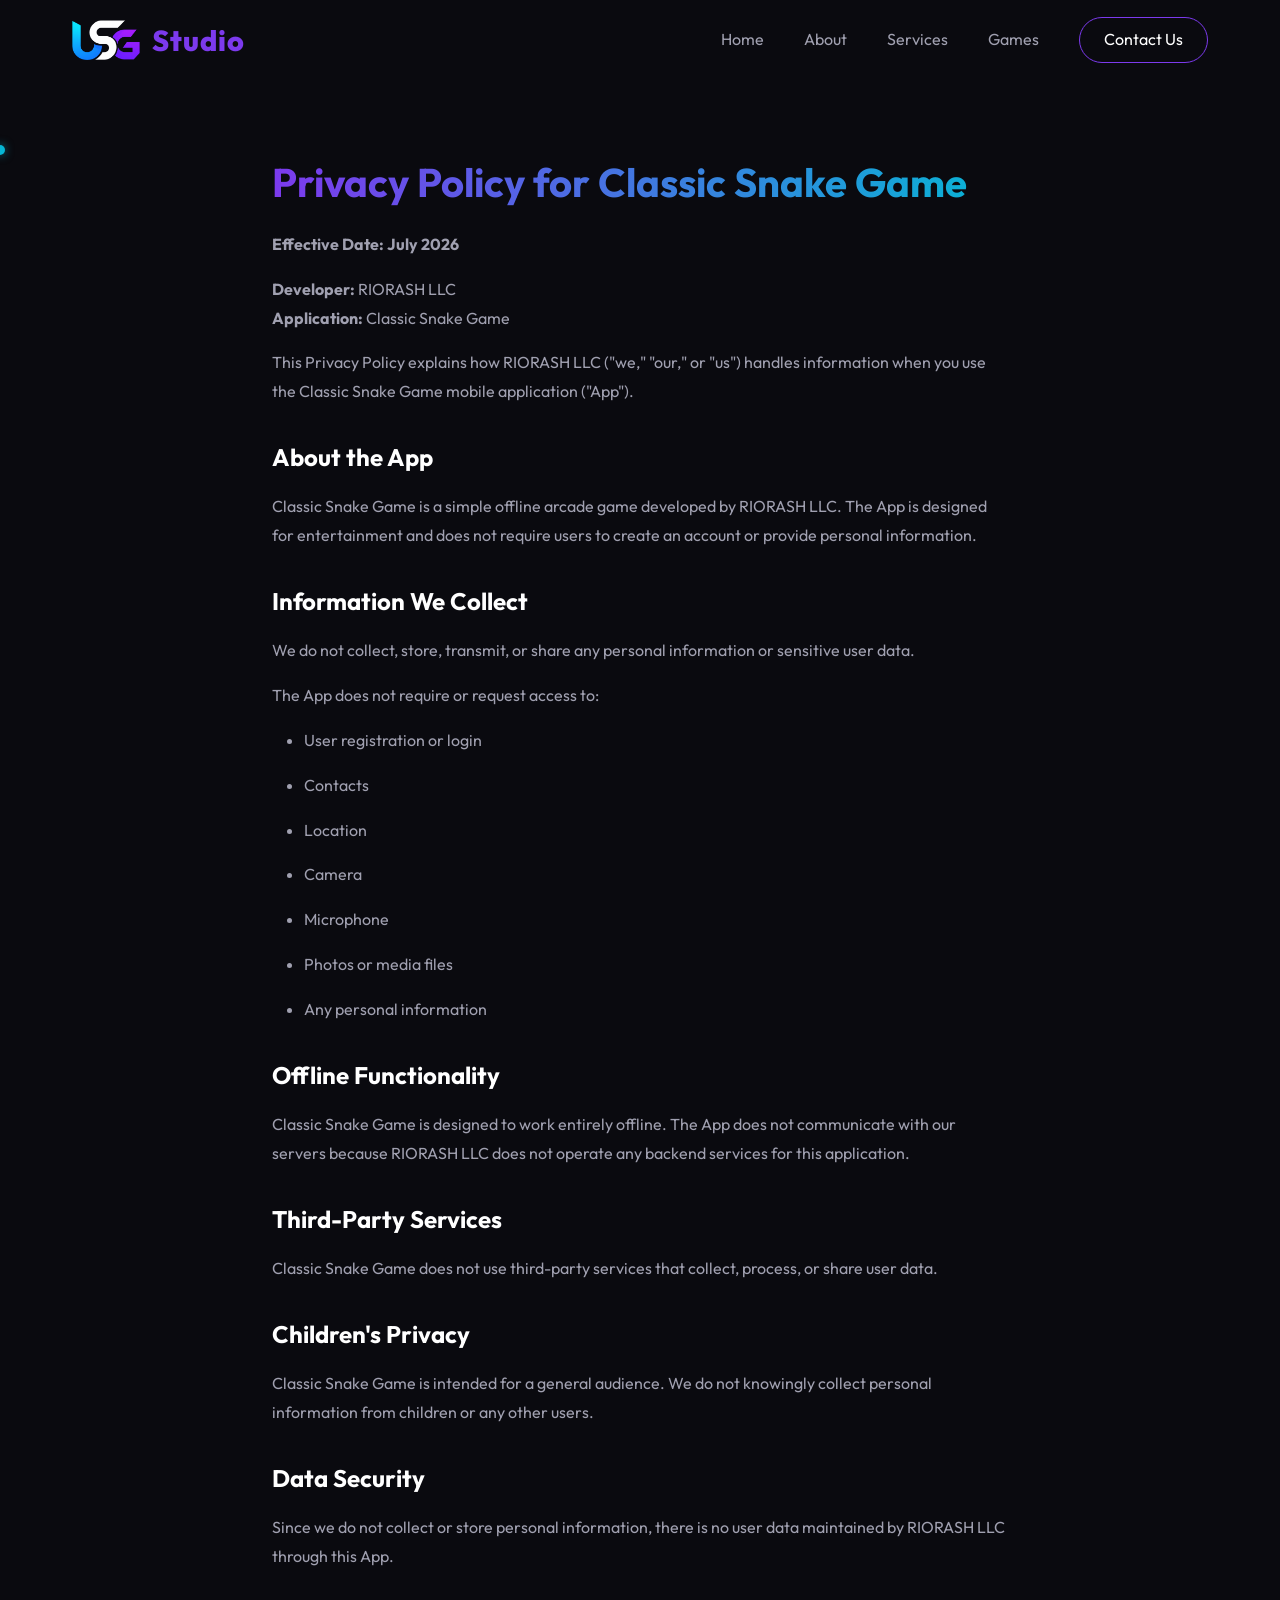
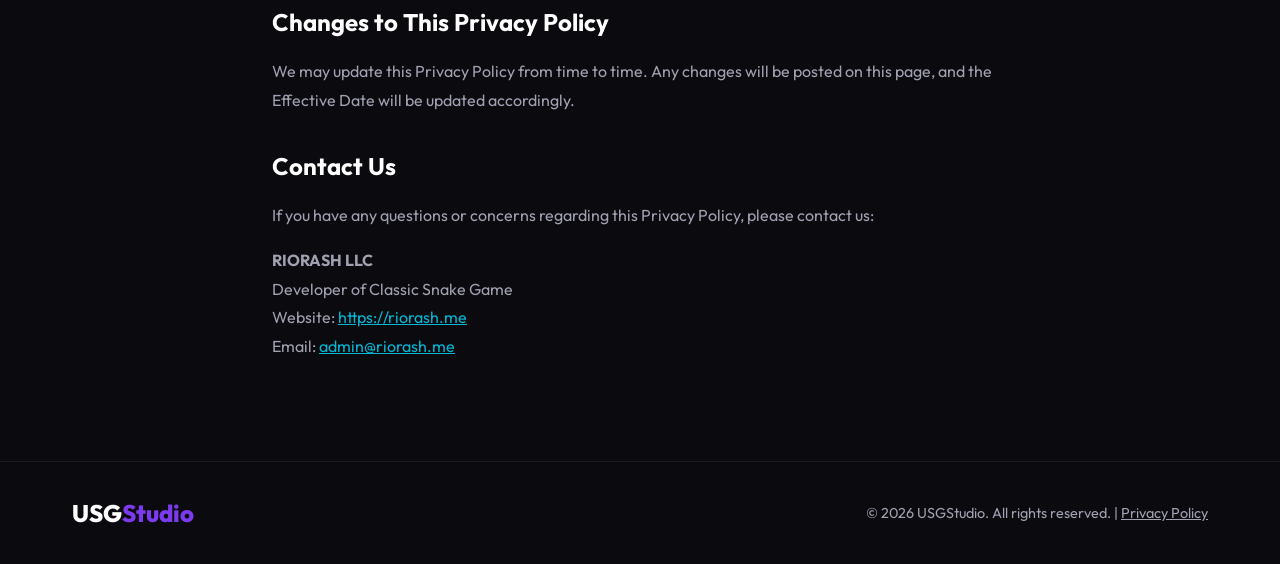
<file: privacy-policy.html>
<!DOCTYPE html>
<html lang="en">

<head>
    <meta charset="UTF-8">
    <meta name="viewport" content="width=device-width, initial-scale=1.0">
    <title>Privacy Policy | Classic Snake Game</title>
    <!-- Google Fonts: Outfit -->
    <link rel="preconnect" href="https://fonts.googleapis.com">
    <link rel="preconnect" href="https://fonts.gstatic.com" crossorigin>
    <link href="https://fonts.googleapis.com/css2?family=Outfit:wght@300;400;600;800&display=swap" rel="stylesheet">
    <link rel="stylesheet" href="style.css">
    <style>
        .policy-container {
            max-width: 800px;
            margin: 150px auto 100px;
            padding: 0 2rem;
            color: var(--text-secondary);
        }

        .policy-container h1,
        .policy-container h2 {
            color: var(--text-main);
            margin-bottom: 1rem;
        }

        .policy-container h1 {
            font-size: 2.5rem;
        }

        .policy-container h2 {
            font-size: 1.5rem;
            margin-top: 2rem;
        }

        .policy-container p,
        .policy-container li {
            margin-bottom: 1rem;
            line-height: 1.8;
        }

        .policy-container ul {
            padding-left: 2rem;
            margin-bottom: 1rem;
            list-style: disc;
        }
    </style>
</head>

<body>
    <!-- Custom Cursor -->
    <div class="cursor" id="custom-cursor"></div>

    <!-- Navbar -->
    <header id="navbar">
        <div class="container nav-container">
            <div class="logo">
                <a href="index.html">
                    <img src="Logo.png" alt="USGStudio Logo" class="nav-logo-img" style="height: 40px; width: auto;">
                    <span class="accent">Studio</span>
                </a>
            </div>
            <nav>
                <ul class="nav-links">
                    <li><a href="index.html#hero">Home</a></li>
                    <li><a href="index.html#about">About</a></li>
                    <li><a href="index.html#services">Services</a></li>
                    <li><a href="index.html#portfolio">Games</a></li>
                    <li><a href="index.html#contact" class="btn btn-outline">Contact Us</a></li>
                </ul>
            </nav>
            <div class="hamburger">
                <span class="bar"></span>
                <span class="bar"></span>
                <span class="bar"></span>
            </div>
        </div>
    </header>

    <main class="policy-container">
        <h1 class="gradient-text">Privacy Policy for Classic Snake Game</h1>
        <p><strong>Effective Date: July 2026</strong></p>
        <p><strong>Developer:</strong> RIORASH LLC<br>
        <strong>Application:</strong> Classic Snake Game</p>

        <p>This Privacy Policy explains how RIORASH LLC ("we," "our," or "us") handles information when you use the Classic Snake Game mobile application ("App").</p>

        <h2>About the App</h2>
        <p>Classic Snake Game is a simple offline arcade game developed by RIORASH LLC. The App is designed for entertainment and does not require users to create an account or provide personal information.</p>

        <h2>Information We Collect</h2>
        <p>We do not collect, store, transmit, or share any personal information or sensitive user data.</p>
        <p>The App does not require or request access to:</p>
        <ul>
            <li>User registration or login</li>
            <li>Contacts</li>
            <li>Location</li>
            <li>Camera</li>
            <li>Microphone</li>
            <li>Photos or media files</li>
            <li>Any personal information</li>
        </ul>

        <h2>Offline Functionality</h2>
        <p>Classic Snake Game is designed to work entirely offline. The App does not communicate with our servers because RIORASH LLC does not operate any backend services for this application.</p>

        <h2>Third-Party Services</h2>
        <p>Classic Snake Game does not use third-party services that collect, process, or share user data.</p>

        <h2>Children's Privacy</h2>
        <p>Classic Snake Game is intended for a general audience. We do not knowingly collect personal information from children or any other users.</p>

        <h2>Data Security</h2>
        <p>Since we do not collect or store personal information, there is no user data maintained by RIORASH LLC through this App.</p>

        <h2>Changes to This Privacy Policy</h2>
        <p>We may update this Privacy Policy from time to time. Any changes will be posted on this page, and the Effective Date will be updated accordingly.</p>

        <h2>Contact Us</h2>
        <p>If you have any questions or concerns regarding this Privacy Policy, please contact us:</p>
        <p>
            <strong>RIORASH LLC</strong><br>
            Developer of Classic Snake Game<br>
            Website: <a href="https://riorash.me" target="_blank" style="color: var(--accent-cyan); text-decoration: underline;">https://riorash.me</a><br>
            Email: <a href="mailto:admin@riorash.me" style="color: var(--accent-cyan); text-decoration: underline;">admin@riorash.me</a>
        </p>
    </main>

    <!-- Footer -->
    <footer>
        <div class="container footer-content">
            <div class="footer-logo">
                <a href="index.html">USG<span class="accent">Studio</span></a>
            </div>
            <p class="copyright">&copy; 2026 USGStudio. All rights reserved. | <a href="privacy-policy.html"
                    style="color: var(--text-secondary); text-decoration: underline;">Privacy Policy</a></p>
        </div>
    </footer>

    <script>
        document.addEventListener('DOMContentLoaded', () => {
            const hamburger = document.querySelector(".hamburger");
            const navMenu = document.querySelector(".nav-links");
            hamburger.addEventListener("click", () => {
                hamburger.classList.toggle("active");
                navMenu.classList.toggle("active");
            });

            const cursor = document.getElementById('custom-cursor');
            if (window.matchMedia("(pointer: fine)").matches) {
                document.addEventListener('mousemove', (e) => {
                    cursor.style.left = e.clientX + 'px';
                    cursor.style.top = e.clientY + 'px';
                });
                const interactives = document.querySelectorAll('a, button, input, textarea');
                interactives.forEach(el => {
                    el.addEventListener('mouseenter', () => cursor.classList.add('hovering'));
                    el.addEventListener('mouseleave', () => cursor.classList.remove('hovering'));
                });
            } else {
                cursor.style.display = 'none';
            }
        });
    </script>
</body>

</html>
</file>
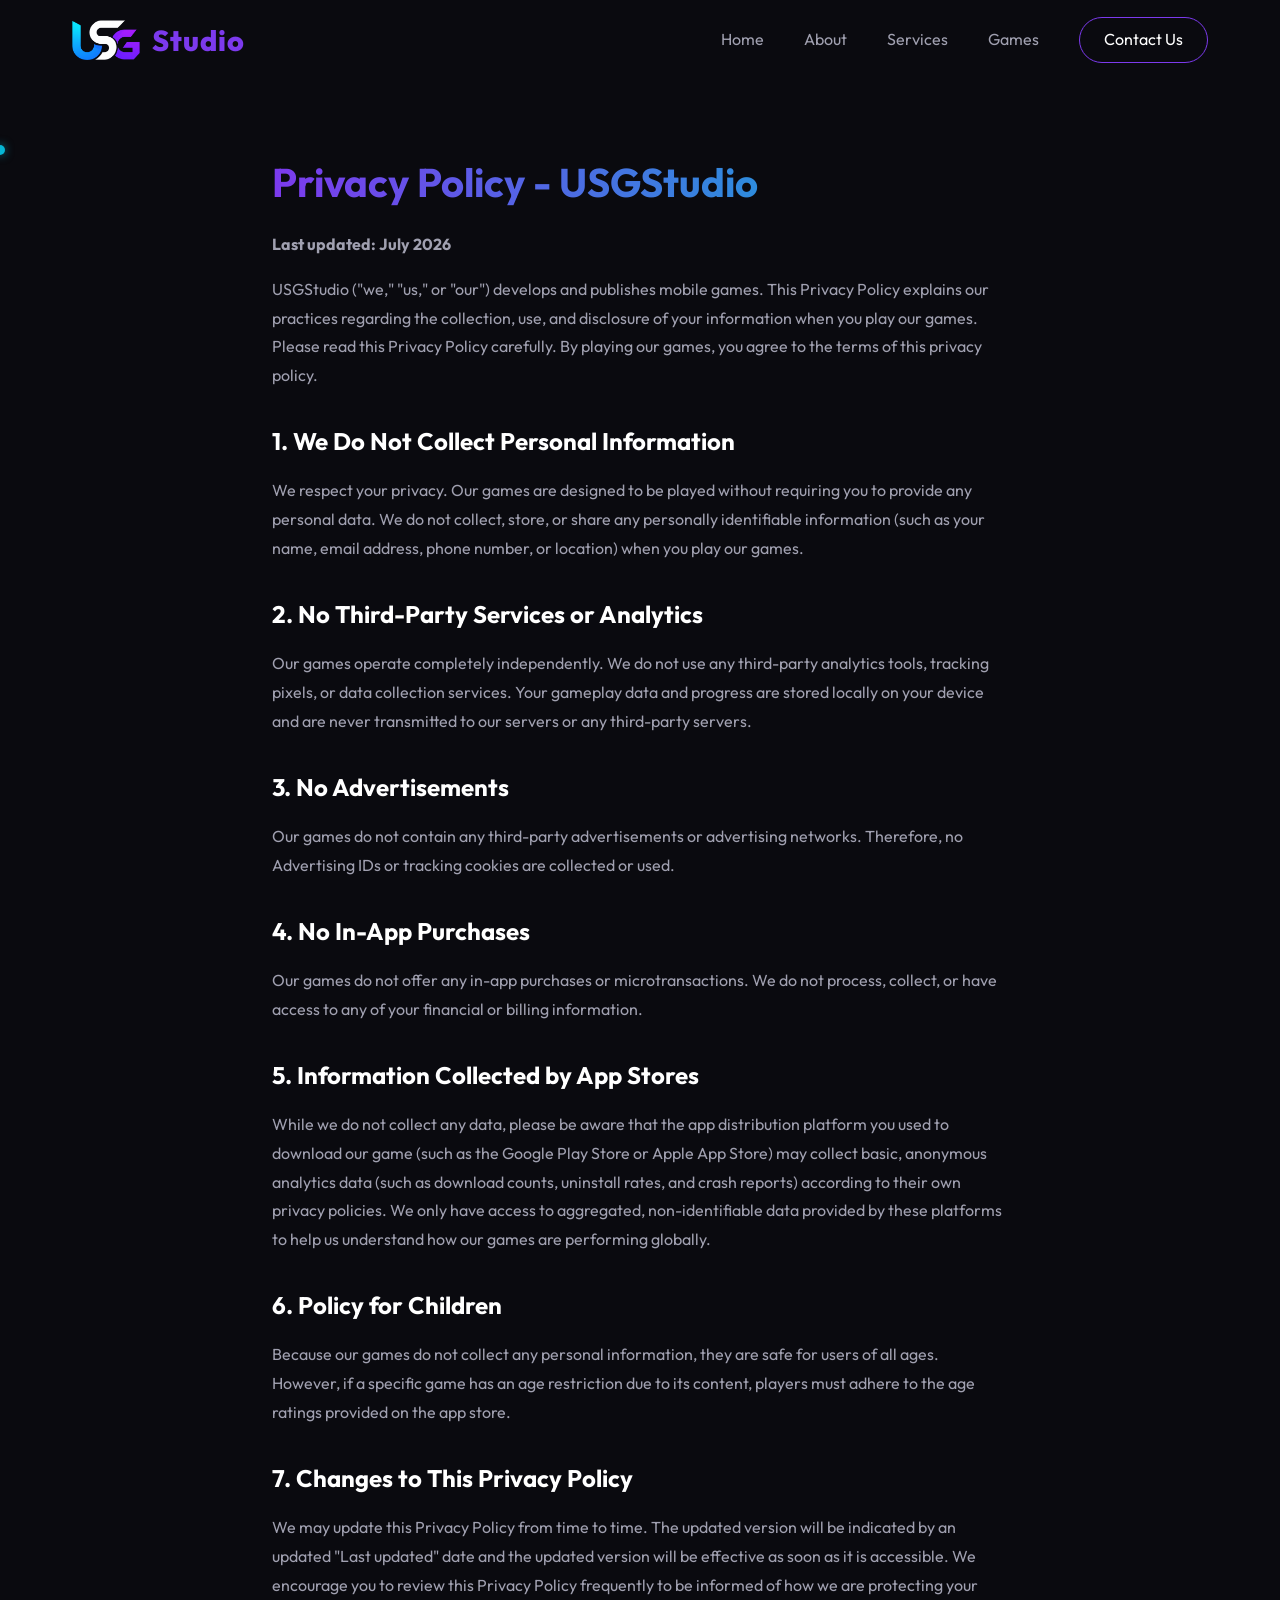
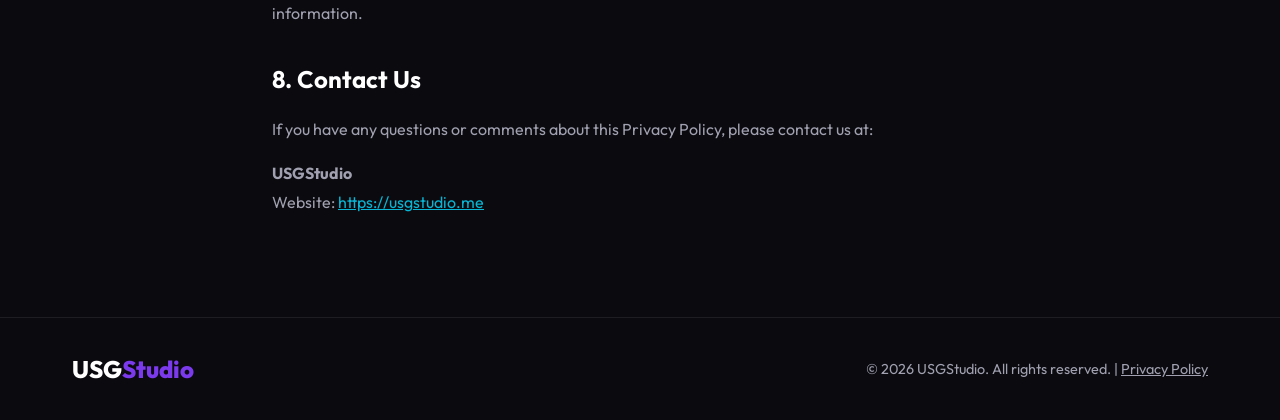
<file: privacypolicy.html>
<!DOCTYPE html>
<html lang="en">

<head>
    <meta charset="UTF-8">
    <meta name="viewport" content="width=device-width, initial-scale=1.0">
    <title>Privacy Policy | USGStudio</title>
    <!-- Google Fonts: Outfit -->
    <link rel="preconnect" href="https://fonts.googleapis.com">
    <link rel="preconnect" href="https://fonts.gstatic.com" crossorigin>
    <link href="https://fonts.googleapis.com/css2?family=Outfit:wght@300;400;600;800&display=swap" rel="stylesheet">
    <link rel="stylesheet" href="style.css">
    <style>
        .policy-container {
            max-width: 800px;
            margin: 150px auto 100px;
            padding: 0 2rem;
            color: var(--text-secondary);
        }

        .policy-container h1,
        .policy-container h2 {
            color: var(--text-main);
            margin-bottom: 1rem;
        }

        .policy-container h1 {
            font-size: 2.5rem;
        }

        .policy-container h2 {
            font-size: 1.5rem;
            margin-top: 2rem;
        }

        .policy-container p,
        .policy-container li {
            margin-bottom: 1rem;
            line-height: 1.8;
        }

        .policy-container ul {
            padding-left: 2rem;
            margin-bottom: 1rem;
            list-style: disc;
        }
    </style>
</head>

<body>
    <!-- Custom Cursor -->
    <div class="cursor" id="custom-cursor"></div>

    <!-- Navbar -->
    <header id="navbar">
        <div class="container nav-container">
            <div class="logo">
                <a href="index.html">
                    <img src="Logo.png" alt="USGStudio Logo" class="nav-logo-img" style="height: 40px; width: auto;">
                    <span class="accent">Studio</span>
                </a>
            </div>
            <nav>
                <ul class="nav-links">
                    <li><a href="index.html#hero">Home</a></li>
                    <li><a href="index.html#about">About</a></li>
                    <li><a href="index.html#services">Services</a></li>
                    <li><a href="index.html#portfolio">Games</a></li>
                    <li><a href="index.html#contact" class="btn btn-outline">Contact Us</a></li>
                </ul>
            </nav>
            <div class="hamburger">
                <span class="bar"></span>
                <span class="bar"></span>
                <span class="bar"></span>
            </div>
        </div>
    </header>

    <main class="policy-container">
        <h1 class="gradient-text">Privacy Policy - USGStudio</h1>
        <p><strong>Last updated: July 2026</strong></p>

        <p>USGStudio ("we," "us," or "our") develops and publishes mobile games. This Privacy Policy explains our
            practices regarding the collection, use, and disclosure of your information when you play our games. Please
            read this Privacy Policy carefully. By playing our games, you agree to the terms of this privacy policy.</p>

        <h2>1. We Do Not Collect Personal Information</h2>
        <p>We respect your privacy. Our games are designed to be played without requiring you to provide any personal
            data. We do not collect, store, or share any personally identifiable information (such as your name, email
            address, phone number, or location) when you play our games.</p>

        <h2>2. No Third-Party Services or Analytics</h2>
        <p>Our games operate completely independently. We do not use any third-party analytics tools, tracking pixels,
            or data collection services. Your gameplay data and progress are stored locally on your device and are never
            transmitted to our servers or any third-party servers.</p>

        <h2>3. No Advertisements</h2>
        <p>Our games do not contain any third-party advertisements or advertising networks. Therefore, no Advertising
            IDs or tracking cookies are collected or used.</p>

        <h2>4. No In-App Purchases</h2>
        <p>Our games do not offer any in-app purchases or microtransactions. We do not process, collect, or have access
            to any of your financial or billing information.</p>

        <h2>5. Information Collected by App Stores</h2>
        <p>While we do not collect any data, please be aware that the app distribution platform you used to download our
            game (such as the Google Play Store or Apple App Store) may collect basic, anonymous analytics data (such as
            download counts, uninstall rates, and crash reports) according to their own privacy policies. We only have
            access to aggregated, non-identifiable data provided by these platforms to help us understand how our games
            are performing globally.</p>

        <h2>6. Policy for Children</h2>
        <p>Because our games do not collect any personal information, they are safe for users of all ages. However, if a
            specific game has an age restriction due to its content, players must adhere to the age ratings provided on
            the app store.</p>

        <h2>7. Changes to This Privacy Policy</h2>
        <p>We may update this Privacy Policy from time to time. The updated version will be indicated by an updated
            "Last updated" date and the updated version will be effective as soon as it is accessible. We encourage you
            to review this Privacy Policy frequently to be informed of how we are protecting your information.</p>

        <h2>8. Contact Us</h2>
        <p>If you have any questions or comments about this Privacy Policy, please contact us at:</p>
        <p>
            <strong>USGStudio</strong><br>
            Website: <a href="https://usgstudio.me" target="_blank"
                style="color: var(--accent-cyan); text-decoration: underline;">https://usgstudio.me</a>
        </p>
    </main>

    <!-- Footer -->
    <footer>
        <div class="container footer-content">
            <div class="footer-logo">
                <a href="index.html">USG<span class="accent">Studio</span></a>
            </div>
            <p class="copyright">&copy; 2026 USGStudio. All rights reserved. | <a href="privacypolicy.html"
                    style="color: var(--text-secondary); text-decoration: underline;">Privacy Policy</a></p>
        </div>
    </footer>

    <script>
        document.addEventListener('DOMContentLoaded', () => {
            const hamburger = document.querySelector(".hamburger");
            const navMenu = document.querySelector(".nav-links");
            hamburger.addEventListener("click", () => {
                hamburger.classList.toggle("active");
                navMenu.classList.toggle("active");
            });

            const cursor = document.getElementById('custom-cursor');
            if (window.matchMedia("(pointer: fine)").matches) {
                document.addEventListener('mousemove', (e) => {
                    cursor.style.left = e.clientX + 'px';
                    cursor.style.top = e.clientY + 'px';
                });
                const interactives = document.querySelectorAll('a, button, input, textarea');
                interactives.forEach(el => {
                    el.addEventListener('mouseenter', () => cursor.classList.add('hovering'));
                    el.addEventListener('mouseleave', () => cursor.classList.remove('hovering'));
                });
            } else {
                cursor.style.display = 'none';
            }
        });
    </script>
</body>

</html>
</file>
<file: style.css>
:root {
    /* Color Palette */
    --bg-main: #0a0a0f;
    --bg-secondary: #12121a;
    --text-main: #ffffff;
    --text-secondary: #a0a0b0;
    --accent-neon: #7c3aed; /* Purple */
    --accent-cyan: #06b6d4; /* Cyan */
    --glass-bg: rgba(255, 255, 255, 0.03);
    --glass-border: rgba(255, 255, 255, 0.08);
    
    /* Layout */
    --container-width: 1200px;
    --nav-height: 80px;
}

* {
    margin: 0;
    padding: 0;
    box-sizing: border-box;
}

body {
    font-family: 'Outfit', sans-serif;
    background-color: var(--bg-main);
    color: var(--text-main);
    line-height: 1.6;
    overflow-x: hidden;
}

a {
    text-decoration: none;
    color: inherit;
}

ul {
    list-style: none;
}

.container {
    max-width: var(--container-width);
    margin: 0 auto;
    padding: 0 2rem;
}

.accent {
    color: var(--accent-neon);
}

.gradient-text {
    background: linear-gradient(90deg, var(--accent-neon), var(--accent-cyan));
    -webkit-background-clip: text;
    -webkit-text-fill-color: transparent;
    background-clip: text;
}

/* Glassmorphism utility */
.glass {
    background: var(--glass-bg);
    backdrop-filter: blur(12px);
    -webkit-backdrop-filter: blur(12px);
    border: 1px solid var(--glass-border);
    border-radius: 16px;
}

/* Buttons */
.btn {
    display: inline-block;
    padding: 0.8rem 2rem;
    border-radius: 30px;
    font-weight: 600;
    font-size: 1rem;
    transition: all 0.3s ease;
    cursor: pointer;
    text-align: center;
}

.btn-primary {
    background: linear-gradient(90deg, var(--accent-neon), #5b21b6);
    color: white;
    border: none;
    box-shadow: 0 4px 15px rgba(124, 58, 237, 0.3);
}

.btn-primary:hover {
    transform: translateY(-2px);
    box-shadow: 0 6px 20px rgba(124, 58, 237, 0.5);
}

.btn-secondary {
    background: transparent;
    color: white;
    border: 1px solid var(--glass-border);
    background: var(--glass-bg);
}

.btn-secondary:hover {
    background: rgba(255, 255, 255, 0.1);
    transform: translateY(-2px);
}

.btn-outline {
    border: 1px solid var(--accent-neon);
    color: white;
    padding: 0.6rem 1.5rem;
}

.btn-outline:hover {
    background: var(--accent-neon);
    box-shadow: 0 0 15px rgba(124, 58, 237, 0.4);
}

/* Navbar */
header {
    position: fixed;
    top: 0;
    width: 100%;
    height: var(--nav-height);
    z-index: 1000;
    transition: all 0.3s ease;
    display: flex;
    align-items: center;
}

header.scrolled {
    background: rgba(10, 10, 15, 0.85);
    backdrop-filter: blur(10px);
    border-bottom: 1px solid var(--glass-border);
}

.nav-container {
    display: flex;
    justify-content: space-between;
    align-items: center;
    width: 100%;
}

.logo a {
    display: flex;
    align-items: center;
    gap: 12px;
    font-size: 1.8rem;
    font-weight: 800;
    letter-spacing: 1px;
}

.nav-logo-img {
    height: 40px;
    width: auto;
    object-fit: contain;
}

.nav-links {
    display: flex;
    align-items: center;
    gap: 2.5rem;
}

.nav-links a {
    font-weight: 400;
    font-size: 1rem;
    color: var(--text-secondary);
    transition: color 0.3s ease;
}

.nav-links a:hover {
    color: var(--text-main);
}

.nav-links .btn-outline {
    color: white;
}

.hamburger {
    display: none;
    cursor: pointer;
}

.bar {
    display: block;
    width: 25px;
    height: 3px;
    margin: 5px auto;
    -webkit-transition: all 0.3s ease-in-out;
    transition: all 0.3s ease-in-out;
    background-color: white;
}

/* Hero Section */
#hero {
    min-height: 100vh;
    display: flex;
    align-items: center;
    position: relative;
    padding-top: var(--nav-height);
}

.hero-container {
    display: grid;
    grid-template-columns: 1fr 1fr;
    gap: 4rem;
    align-items: center;
    position: relative;
    z-index: 2;
    width: 100%;
}

.hero-content {
    text-align: left;
}

.hero-title {
    font-size: 4rem;
    font-weight: 800;
    line-height: 1.1;
    margin-bottom: 1.5rem;
}

.hero-subtitle {
    font-size: 1.25rem;
    color: var(--text-secondary);
    margin-bottom: 2.5rem;
    max-width: 500px;
}

.hero-buttons {
    display: flex;
    gap: 1.5rem;
    justify-content: flex-start;
}

.hero-image {
    display: flex;
    justify-content: center;
    align-items: center;
    position: relative;
}

.hero-image img {
    width: 100%;
    max-width: 500px;
    filter: drop-shadow(0 0 30px rgba(124, 58, 237, 0.4));
    animation: float 6s ease-in-out infinite;
}

@keyframes float {
    0% { transform: translateY(0px); }
    50% { transform: translateY(-20px); }
    100% { transform: translateY(0px); }
}

.hero-glow {
    position: absolute;
    top: 50%;
    left: 50%;
    transform: translate(-50%, -50%);
    width: 600px;
    height: 600px;
    max-width: 100vw;
    background: radial-gradient(circle, rgba(124, 58, 237, 0.15) 0%, rgba(10, 10, 15, 0) 70%);
    z-index: 1;
    pointer-events: none;
}

/* Sections General */
section {
    padding: 6rem 0;
}

.section-title {
    font-size: 2.5rem;
    font-weight: 800;
    text-align: center;
    margin-bottom: 3.5rem;
}

/* Services Grid */
.services-grid {
    display: grid;
    grid-template-columns: repeat(auto-fit, minmax(280px, 1fr));
    gap: 2rem;
}

.service-card {
    padding: 3rem 2rem;
    text-align: center;
    transition: transform 0.4s ease, border-color 0.4s ease;
}

.service-card:hover {
    transform: translateY(-10px);
    border-color: rgba(124, 58, 237, 0.4);
}

.service-icon {
    color: var(--accent-neon);
    margin-bottom: 1.5rem;
    display: flex;
    justify-content: center;
}

.service-card h3 {
    font-size: 1.5rem;
    margin-bottom: 1rem;
}

.service-card p {
    color: var(--text-secondary);
    font-size: 0.95rem;
}

/* Portfolio Section */
.portfolio-grid {
    display: grid;
    grid-template-columns: repeat(auto-fit, minmax(280px, 1fr));
    gap: 2rem;
}

.portfolio-card {
    overflow: hidden;
    transition: transform 0.3s ease;
}

.portfolio-card:hover {
    transform: translateY(-5px);
}

.portfolio-img {
    height: 200px;
    background: #1a1a24;
    display: flex;
    align-items: center;
    justify-content: center;
    color: var(--text-secondary);
    border-bottom: 1px solid var(--glass-border);
}

.portfolio-img img {
    width: 100%;
    height: 100%;
    object-fit: cover;
}

.portfolio-info {
    padding: 1.5rem;
}

.portfolio-info h4 {
    font-size: 1.25rem;
    margin-bottom: 0.5rem;
}

.portfolio-info p {
    color: var(--text-secondary);
    font-size: 0.9rem;
}

/* Contact */
.contact-card {
    padding: 4rem;
    text-align: center;
    max-width: 800px;
    margin: 0 auto;
    background: linear-gradient(145deg, rgba(255,255,255,0.03) 0%, rgba(124,58,237,0.05) 100%);
}

.contact-card h2 {
    font-size: 2.2rem;
    margin-bottom: 1rem;
}

.contact-card p {
    color: var(--text-secondary);
    margin-bottom: 2rem;
}

/* Footer */
footer {
    border-top: 1px solid var(--glass-border);
    padding: 2rem 0;
    margin-top: 4rem;
}

.footer-content {
    display: flex;
    justify-content: space-between;
    align-items: center;
}

.footer-logo {
    font-size: 1.5rem;
    font-weight: 800;
}

.copyright {
    color: var(--text-secondary);
    font-size: 0.9rem;
}

/* About Us */
.about-content {
    display: grid;
    grid-template-columns: 1fr 1fr;
    gap: 4rem;
    align-items: center;
}

.about-stats {
    display: grid;
    grid-template-columns: repeat(auto-fit, minmax(150px, 1fr));
    gap: 1.5rem;
}

.stat-box {
    padding: 2rem 1.5rem;
    text-align: center;
}

.stat-box h3 {
    font-size: 2.5rem;
    font-weight: 800;
    margin-bottom: 0.5rem;
}

.stat-box p {
    font-size: 0.9rem;
    color: var(--text-secondary);
    text-transform: uppercase;
    letter-spacing: 1px;
}

/* Features */
.features-grid {
    display: grid;
    grid-template-columns: repeat(auto-fit, minmax(280px, 1fr));
    gap: 2rem;
}

.feature-item {
    text-align: center;
    padding: 2rem;
}

.feature-icon {
    font-size: 3rem;
    margin-bottom: 1.5rem;
}

.feature-item h4 {
    font-size: 1.3rem;
    margin-bottom: 1rem;
}

.feature-item p {
    color: var(--text-secondary);
    font-size: 0.95rem;
}

/* Testimonials */
.testimonials-grid {
    display: grid;
    grid-template-columns: repeat(auto-fit, minmax(280px, 1fr));
    gap: 2rem;
}

.testimonial-card {
    padding: 2.5rem;
    position: relative;
}

.quote {
    font-size: 1.1rem;
    font-style: italic;
    margin-bottom: 2rem;
    line-height: 1.8;
}

.client-info h4 {
    color: var(--accent-cyan);
    font-size: 1.1rem;
}

.client-info span {
    color: var(--text-secondary);
    font-size: 0.85rem;
}

/* Reveal Animations */
.reveal {
    opacity: 0;
    transform: translateY(50px);
    transition: all 0.8s ease-out;
}

.reveal.active {
    opacity: 1;
    transform: translateY(0);
}

/* Background Canvas */
#particles {
    position: fixed;
    top: 0;
    left: 0;
    width: 100%;
    height: 100%;
    z-index: -1;
    pointer-events: none;
}

/* Contact Form */
.contact-form {
    margin-top: 2rem;
    text-align: left;
}

.form-group {
    margin-bottom: 1.5rem;
}

.contact-form input,
.contact-form textarea {
    width: 100%;
    padding: 1rem 1.5rem;
    background: rgba(255, 255, 255, 0.05);
    border: 1px solid var(--glass-border);
    border-radius: 8px;
    color: var(--text-main);
    font-family: inherit;
    font-size: 1rem;
    transition: all 0.3s ease;
}

.contact-form input:focus,
.contact-form textarea:focus {
    outline: none;
    border-color: var(--accent-neon);
    box-shadow: 0 0 15px rgba(124, 58, 237, 0.2);
    background: rgba(255, 255, 255, 0.08);
}

/* Custom Cursor */
@media (pointer: fine) {
    body, a, button, input, textarea {
        cursor: none;
    }
}

.cursor {
    width: 10px;
    height: 10px;
    background-color: var(--accent-cyan);
    border-radius: 50%;
    position: fixed;
    transform: translate(-50%, -50%);
    pointer-events: none;
    z-index: 9999;
    transition: width 0.2s, height 0.2s, background-color 0.2s, border-color 0.2s;
    box-shadow: 0 0 10px rgba(6, 182, 212, 0.6);
}

.cursor.hovering {
    width: 40px;
    height: 40px;
    background-color: rgba(6, 182, 212, 0.1);
    border: 1px solid var(--accent-cyan);
    box-shadow: 0 0 15px rgba(6, 182, 212, 0.3);
}

/* Responsive */
@media (max-width: 1024px) {
    .hero-container {
        grid-template-columns: 1fr;
        text-align: center;
        gap: 2rem;
        margin-top: 2rem;
    }

    .hero-content {
        text-align: center;
    }

    .hero-title {
        font-size: 2.5rem;
    }
    
    .hero-image {
        height: 350px !important;
    }
    
    .hero-subtitle {
        margin-left: auto;
        margin-right: auto;
    }

    .hero-buttons {
        flex-direction: column;
        padding: 0 2rem;
        justify-content: center;
        gap: 1rem;
    }

    .hero-buttons .btn {
        width: 100%;
        text-align: center;
    }
    
    .hamburger {
        display: block;
    }

    .hamburger.active .bar:nth-child(2) {
        opacity: 0;
    }
    
    .hamburger.active .bar:nth-child(1) {
        transform: translateY(8px) rotate(45deg);
    }
    
    .hamburger.active .bar:nth-child(3) {
        transform: translateY(-8px) rotate(-45deg);
    }
    
    .nav-links {
        position: fixed;
        left: -100%;
        top: var(--nav-height);
        flex-direction: column;
        background: var(--bg-secondary);
        width: 100%;
        text-align: center;
        transition: 0.3s;
        box-shadow: 0 10px 27px rgba(0, 0, 0, 0.05);
        padding: 2rem 0;
        gap: 2rem;
    }
    
    .nav-links.active {
        left: 0;
    }
    
    .contact-card {
        padding: 2rem 1rem;
    }
    
    .about-content {
        grid-template-columns: 1fr;
        gap: 2rem;
        text-align: center;
    }
    
    .about-text h2 {
        text-align: center !important;
    }

    .footer-content {
        flex-direction: column;
        gap: 1rem;
        text-align: center;
    }
}
</file>
